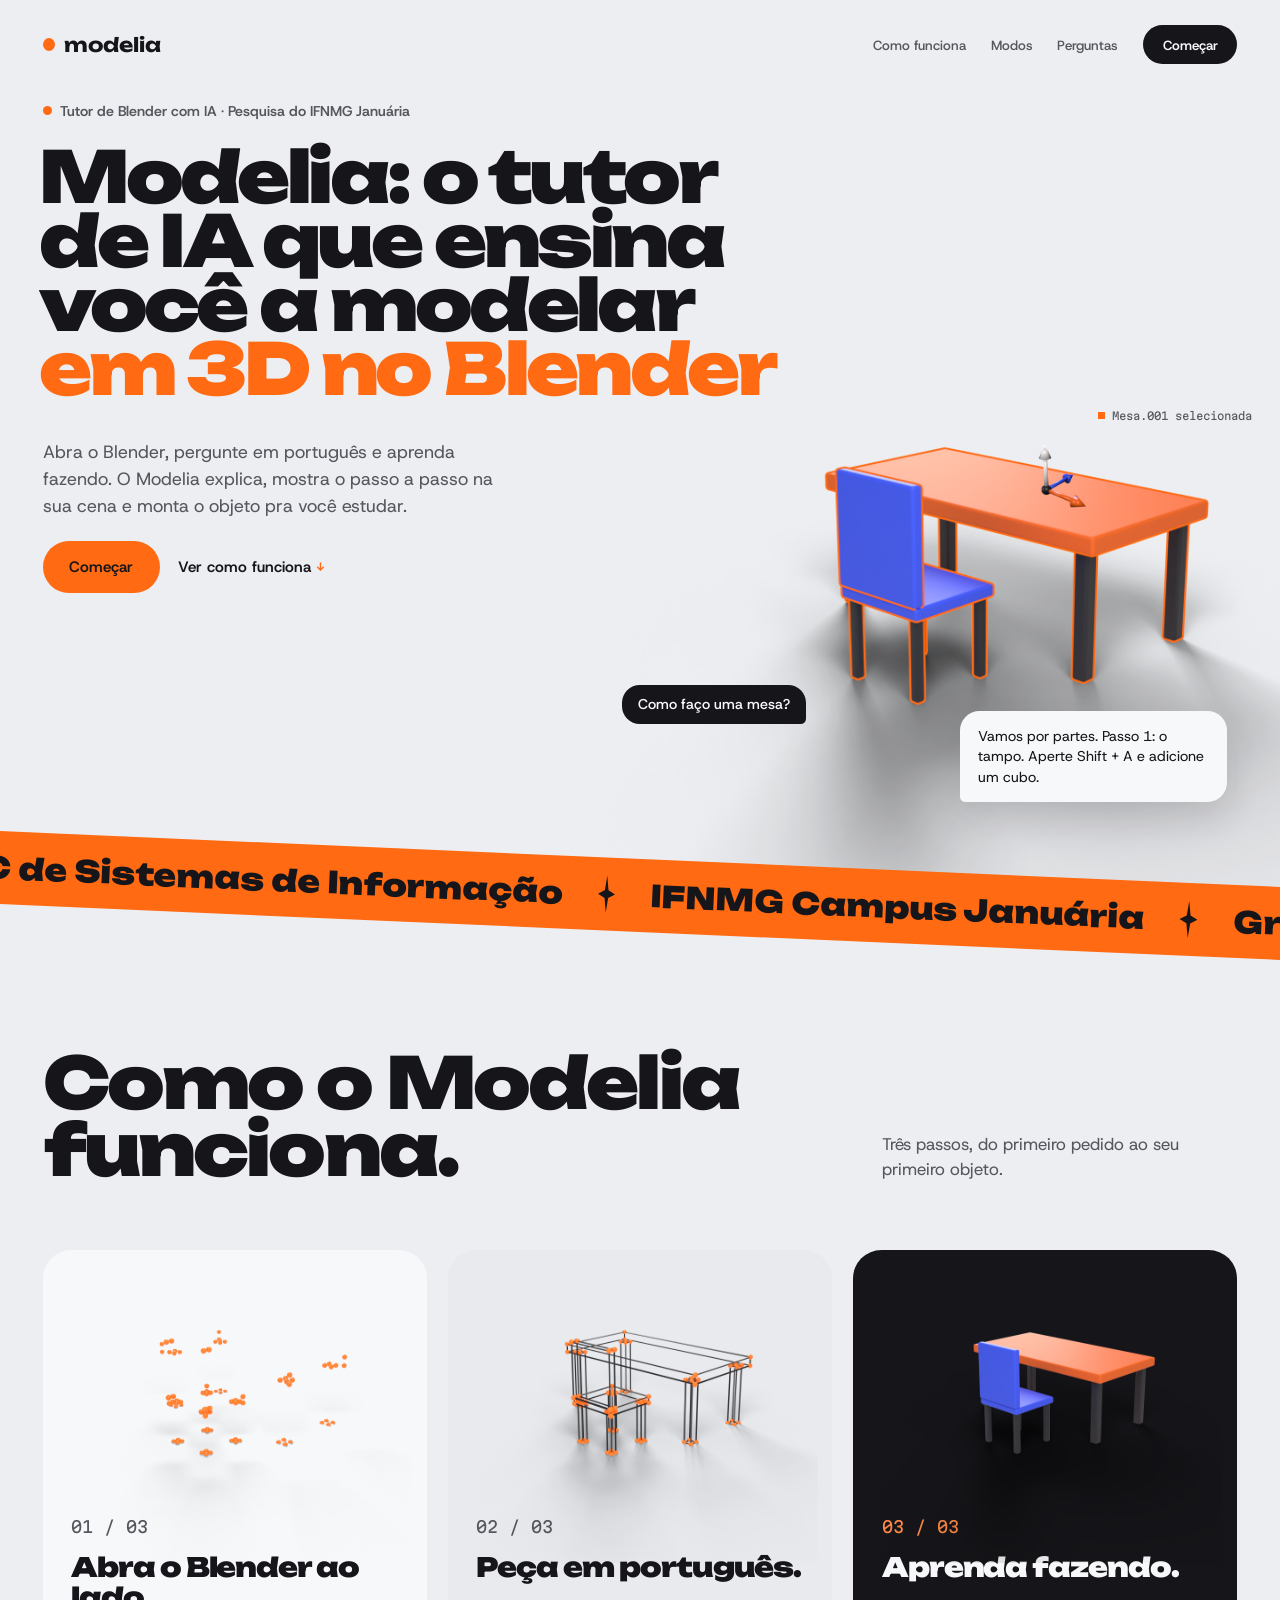
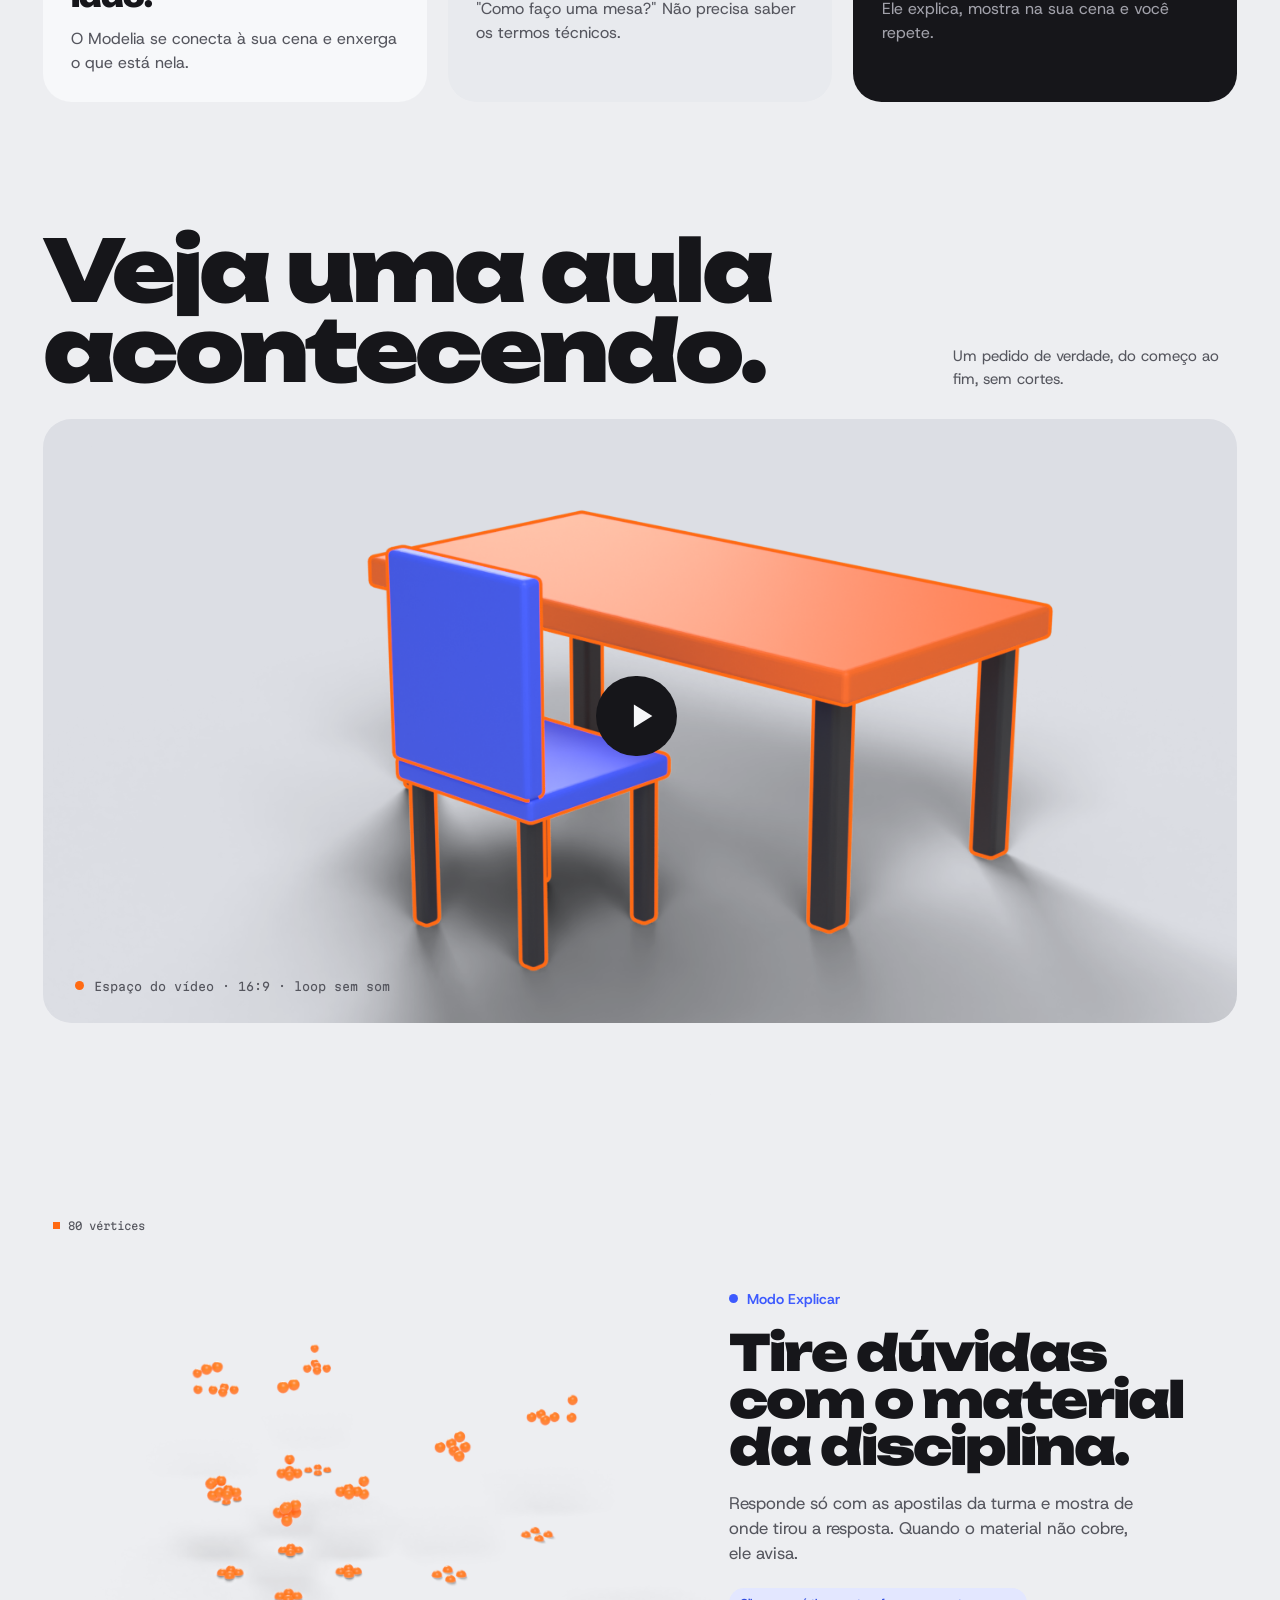
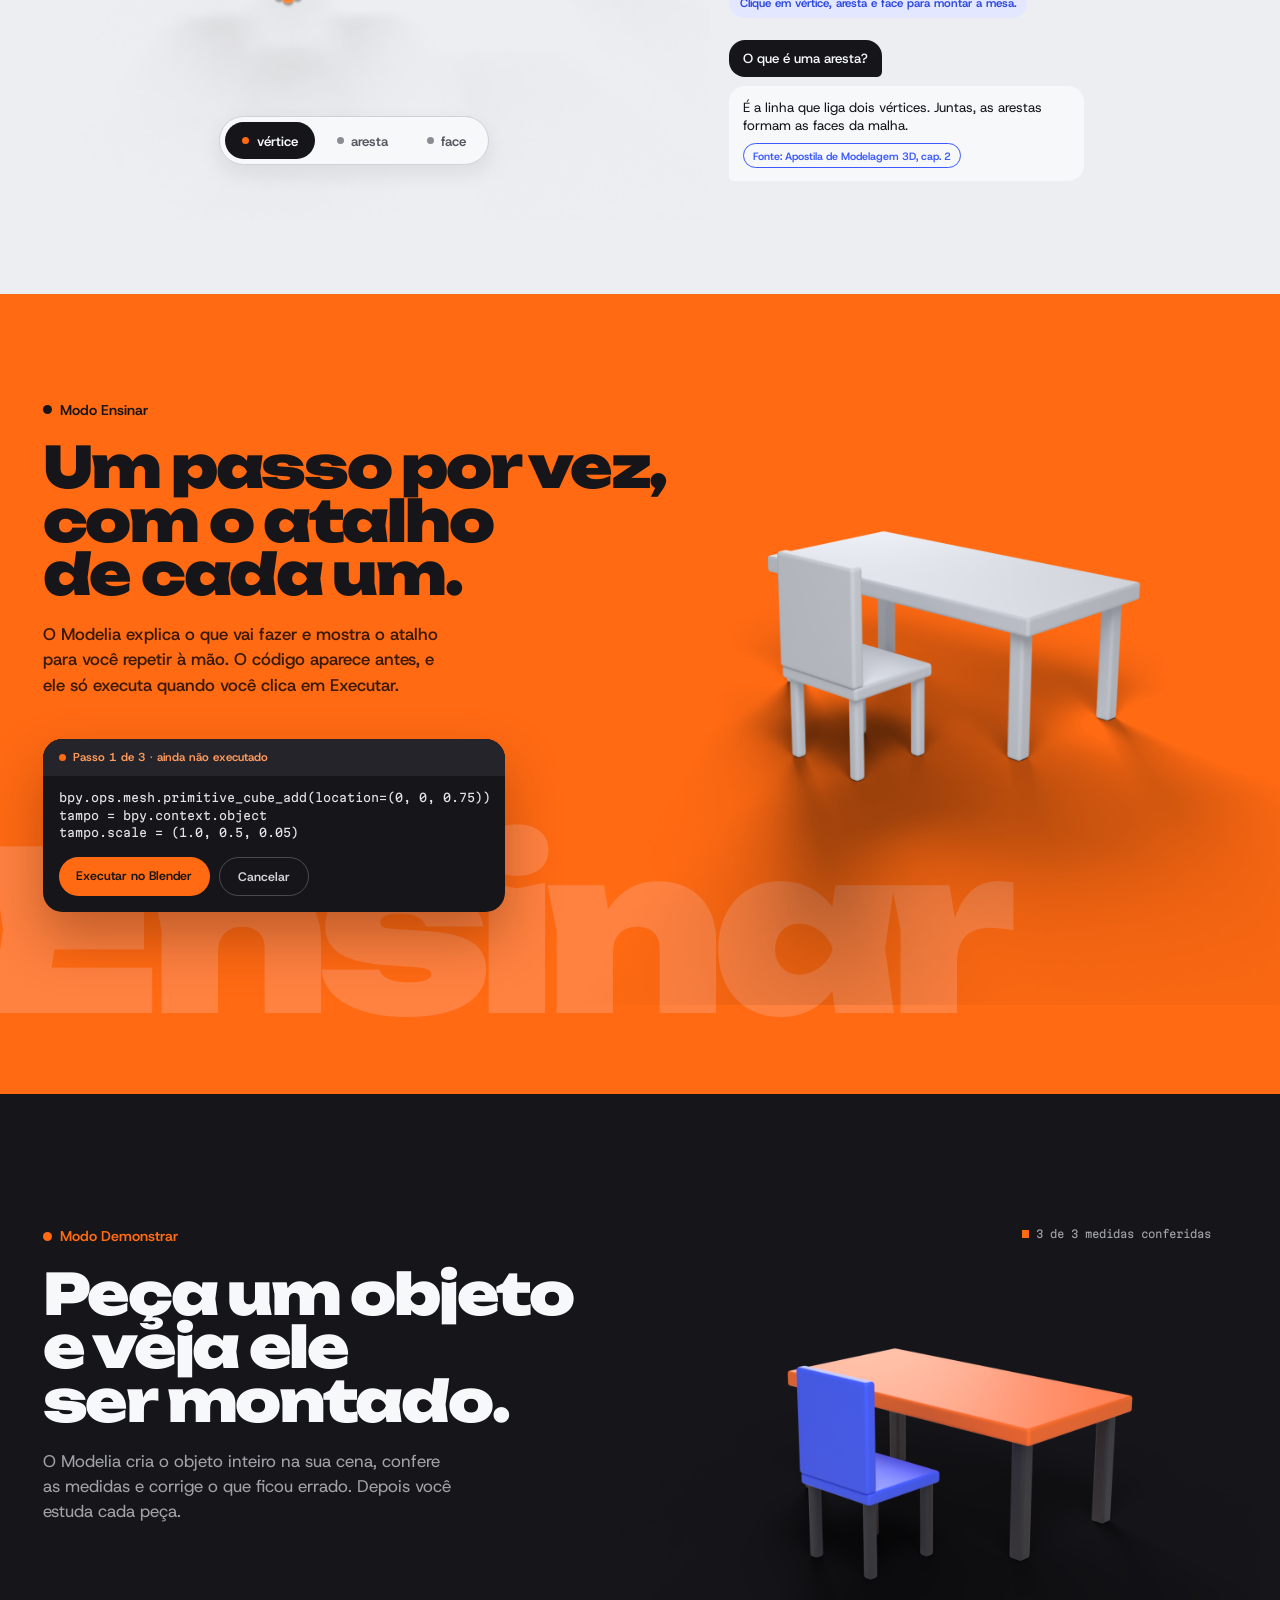
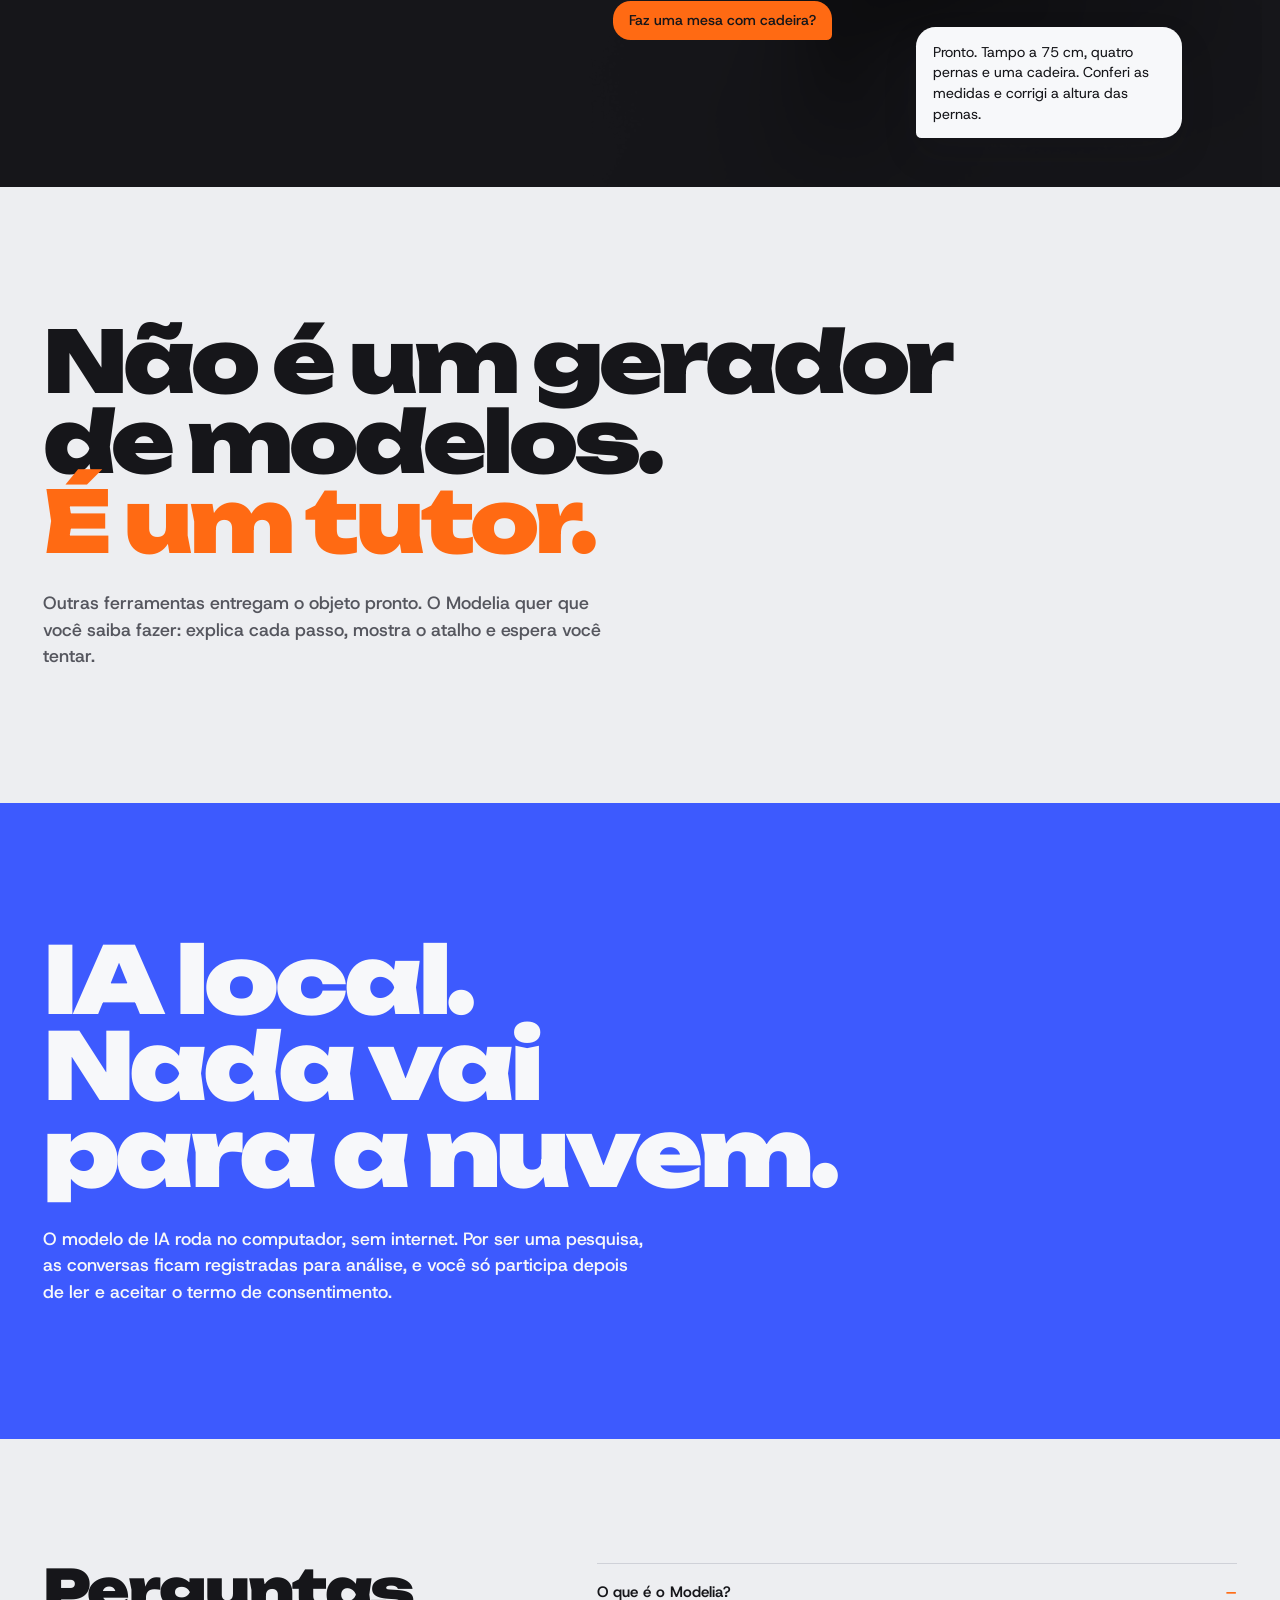
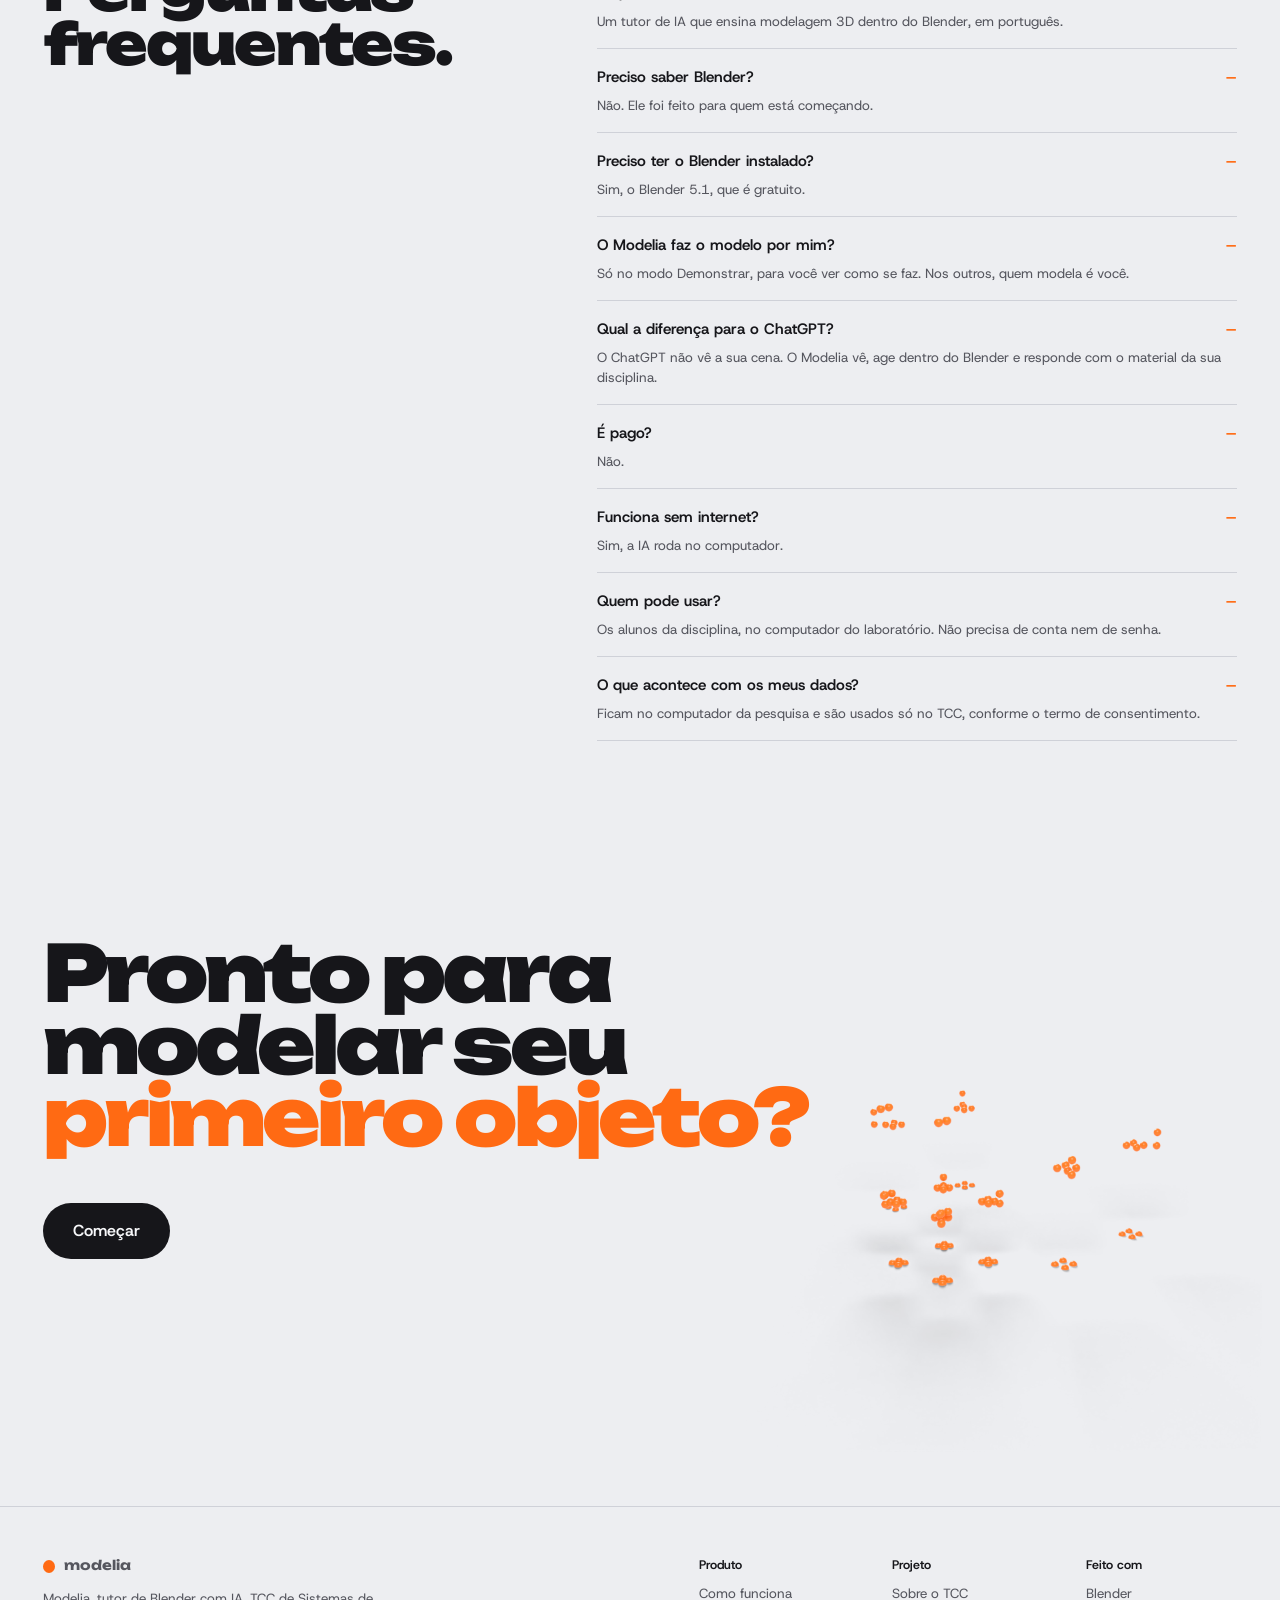
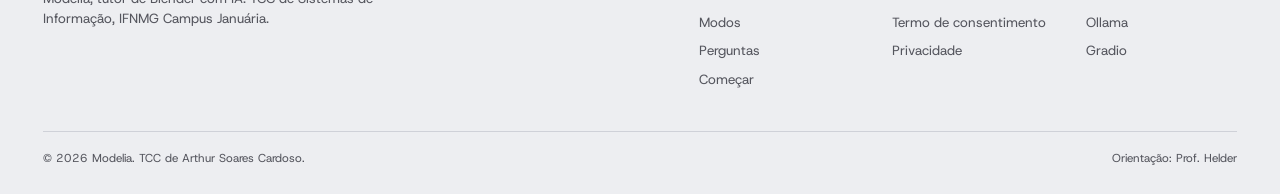
<file: modelia/site/index.html>
<!doctype html>
<html lang="pt-BR">
<head>
  <meta charset="utf-8">
  <meta name="viewport" content="width=device-width, initial-scale=1">
  <title>Modelia · tutor de Blender com IA</title>
  <meta name="description" content="O Modelia é um tutor de IA que ensina modelagem 3D no Blender, em português. TCC de Sistemas de Informação do IFNMG Campus Januária.">
  <link rel="icon" href="img/marca.svg">
  <link rel="stylesheet" href="base.css">
  <link rel="stylesheet" href="home.css">
  <script>
    // --z: a prancheta de 1440 px do Figma se ajusta à largura da janela (no celular, home.css cuida).
    document.documentElement.classList.add("js");
    const ajustarZoom = () => {
      const largura = document.documentElement.clientWidth;
      document.documentElement.style.setProperty("--z", largura < 760 ? 1 : Math.min(largura / 1440, 1.25));
    };
    ajustarZoom();
    addEventListener("resize", ajustarZoom);
  </script>
</head>
<body>
<div class="pagina">

  <header class="nav">
    <a class="marca" href="/"><img src="img/marca.svg" alt="">modelia</a>
    <nav class="nav-links" aria-label="Principal">
      <a href="#como-funciona">Como funciona</a>
      <a href="#modos">Modos</a>
      <a href="#perguntas">Perguntas</a>
      <a class="botao botao-tinta" href="/chat.html">Começar</a>
    </nav>
  </header>

  <main>
    <section class="palco hero" data-cena>
      <p class="abs hero-rotulo"><img src="img/ponto-laranja-10.svg" alt="">Tutor de Blender com IA · Pesquisa do IFNMG Januária</p>
      <h1 class="abs titulo" data-entra style="--dy:70px; --do:.6s; --dt:1s">
        <span>Modelia: o tutor</span><span>de IA que ensina</span><span>você a modelar</span><span class="laranja">em 3D no Blender</span>
      </h1>
      <div class="abs hero-objeto" data-entra style="--d:.35s; --dy:0px; --de:.94; --do:.65s; --dt:1.05s">
        <img class="preenche flutua" src="img/objeto-selecao.png" alt="Mesa laranja com cadeira azul modelada no Blender, selecionada">
      </div>
      <div class="abs hero-gizmo" data-entra style="--d:1.2s; --dy:0px; --do:.4s">
        <img class="preenche flutua" src="img/gizmo.png" alt="">
      </div>
      <p class="abs rotulo-viewport mono" data-entra style="--d:1.3s; --dy:0px; --do:.4s">Mesa.001 selecionada</p>
      <p class="abs pergunta" data-entra style="--d:1.8s; --dy:14px; --do:.3s; --dt:.5s">Como faço uma mesa?</p>
      <p class="abs balao" data-entra style="--d:2.6s; --dy:14px; --do:.3s; --dt:.5s">Vamos por partes. Passo 1: o tampo. Aperte Shift + A e adicione um cubo.</p>
      <div class="abs hero-base" data-entra style="--d:.55s; --dy:24px; --do:.54s; --dt:.9s">
        <p>Abra o Blender, pergunte em português e aprenda fazendo. O Modelia explica, mostra o passo a passo na sua cena e monta o objeto pra você estudar.</p>
        <div class="ctas">
          <a class="botao botao-laranja" href="/chat.html">Começar</a>
          <a class="link-seta" href="#como-funciona">Ver como funciona <span>↓</span></a>
        </div>
      </div>
    </section>

    <div class="palco faixa" aria-hidden="true">
      <div class="abs faixa-fita">
        <div class="trilho">
          <span>TCC de Sistemas de Informação</span><img src="img/estrela.svg" alt="">
          <span>IFNMG Campus Januária</span><img src="img/estrela.svg" alt="">
          <span>Gratuito para os participantes</span><img src="img/estrela.svg" alt="">
          <span>A IA roda no próprio computador</span><img src="img/estrela.svg" alt="">
          <span>TCC de Sistemas de Informação</span><img src="img/estrela.svg" alt="">
          <span>IFNMG Campus Januária</span><img src="img/estrela.svg" alt="">
          <span>Gratuito para os participantes</span><img src="img/estrela.svg" alt="">
          <span>A IA roda no próprio computador</span><img src="img/estrela.svg" alt="">
        </div>
      </div>
    </div>

    <section class="secao" id="como-funciona">
      <div class="cabeca">
        <h2 class="titulo"><span>Como o Modelia</span><span>funciona.</span></h2>
        <p class="lead">Três passos, do primeiro pedido ao seu primeiro objeto.</p>
      </div>
      <ol class="passos">
        <li class="passo"><div class="passo-cartao">
          <div class="passo-imagem"><img src="img/etapa-pontos.png" alt=""></div>
          <p class="passo-numero">01 / 03</p>
          <h3>Abra o Blender ao lado.</h3>
          <p>O Modelia se conecta à sua cena e enxerga o que está nela.</p>
        </div></li>
        <li class="passo passo-2"><div class="passo-cartao">
          <div class="passo-imagem"><img src="img/etapa-arame.png" alt=""></div>
          <p class="passo-numero">02 / 03</p>
          <h3>Peça em português.</h3>
          <p>"Como faço uma mesa?" Não precisa saber os termos técnicos.</p>
        </div></li>
        <li class="passo passo-3"><div class="passo-cartao">
          <div class="passo-imagem"><img src="img/etapa-final.png" alt=""></div>
          <p class="passo-numero">03 / 03</p>
          <h3>Aprenda fazendo.</h3>
          <p>Ele explica, mostra na sua cena e você repete.</p>
        </div></li>
      </ol>
    </section>

    <section class="secao video">
      <div class="cabeca">
        <h2 class="titulo"><span>Veja uma aula</span><span>acontecendo.</span></h2>
        <p class="lead">Um pedido de verdade, do começo ao fim, sem cortes.</p>
      </div>
      <!-- ponytail: pôster parado até o vídeo da home (HyperFrames) ficar pronto -->
      <div class="palco video-palco">
        <img class="abs video-poster preenche" src="img/objeto-selecao.png" alt="">
        <img class="abs video-play" src="img/play.svg" alt="">
        <p class="abs video-legenda mono"><img class="pisca" src="img/gravando.svg" alt="">Espaço do vídeo · 16:9 · loop sem som</p>
      </div>
    </section>

    <section class="palco explicar" id="modos" data-cena data-estado="vertice">
      <div class="abs malha" data-alterna>
        <div class="abs imagens">
          <img class="troca-imagem" data-so="vertice" src="img/etapa-pontos.png" alt="Os vértices de uma mesa, só os pontos">
          <img class="troca-imagem" data-so="aresta" src="img/etapa-arame.png" alt="A mesma mesa em arame, com as arestas">
          <img class="troca-imagem" data-so="face" src="img/etapa-final.png" alt="A mesa pronta, com as faces">
        </div>
        <div class="abs seletor" role="group" aria-label="Parte da malha">
          <button value="vertice" aria-pressed="true"><img class="ativo" src="img/ponto-laranja-8.svg" alt=""><img class="inativo" src="img/ponto-cinza-8.svg" alt="">vértice</button>
          <button value="aresta" aria-pressed="false"><img class="ativo" src="img/ponto-laranja-8.svg" alt=""><img class="inativo" src="img/ponto-cinza-8.svg" alt="">aresta</button>
          <button value="face" aria-pressed="false"><img class="ativo" src="img/ponto-laranja-8.svg" alt=""><img class="inativo" src="img/ponto-cinza-8.svg" alt="">face</button>
        </div>
        <p class="abs contagem rotulo-viewport mono" aria-live="polite">
          <span data-so="vertice">80 vértices</span><span data-so="aresta">120 arestas</span><span data-so="face">60 faces · pronta</span>
        </p>
      </div>
      <div class="abs texto-modo" data-entra style="--d:.1s">
        <p class="etiqueta-modo"><img src="img/ponto-azul-10.svg" alt="">Modo Explicar</p>
        <h2 class="titulo"><span>Tire dúvidas</span><span>com o material</span><span>da disciplina.</span></h2>
        <p class="lead">Responde só com as apostilas da turma e mostra de onde tirou a resposta. Quando o material não cobre, ele avisa.</p>
        <p class="dica">Clique em vértice, aresta e face para montar a mesa.</p>
        <div class="conversa">
          <p class="pergunta">O que é uma aresta?</p>
          <div class="resposta" data-entra style="--d:1.6s; --dy:12px; --do:.3s; --dt:.5s">
            <p>É a linha que liga dois vértices. Juntas, as arestas formam as faces da malha.</p>
            <p class="fonte">Fonte: Apostila de Modelagem 3D, cap. 2</p>
          </div>
        </div>
      </div>
    </section>

    <section class="palco ensinar" data-cena>
      <p class="abs palavra-fundo" aria-hidden="true">Ensinar</p>
      <div class="abs texto-modo" data-entra style="--d:.1s">
        <p class="etiqueta-modo"><img src="img/ponto-tinta-10.svg" alt="">Modo Ensinar</p>
        <h2 class="titulo"><span>Um passo por vez,</span><span>com o atalho</span><span>de cada um.</span></h2>
        <p class="lead">O Modelia explica o que vai fazer e mostra o atalho para você repetir à mão. O código aparece antes, e ele só executa quando você clica em Executar.</p>
      </div>
      <div class="abs argila"><img class="preenche flutua" style="--alto:-12px; animation-duration:4s" src="img/forma-argila.png" alt=""></div>
      <div class="abs codigo" data-entra style="--d:.7s; --do:.48s; --dt:.8s" aria-hidden="true">
        <p class="codigo-topo"><img class="pisca" style="animation-duration:1s" src="img/pulso.svg" alt="">Passo 1 de 3 · ainda não executado</p>
        <pre><span data-entra style="--d:1.2s; --dy:0px; --do:.2s">bpy.ops.mesh.primitive_cube_add(location=(0, 0, 0.75))</span><span data-entra style="--d:1.5s; --dy:0px; --do:.2s">tampo = bpy.context.object</span><span data-entra style="--d:1.8s; --dy:0px; --do:.2s">tampo.scale = (1.0, 0.5, 0.05)</span></pre>
        <p class="codigo-botoes"><span>Executar no Blender</span><span>Cancelar</span></p>
      </div>
    </section>

    <section class="palco demonstrar" data-cena>
      <div class="abs objeto-pronto"><img class="preenche" src="img/etapa-final.png" alt="Mesa laranja com cadeira azul, criadas pelo Modelia"></div>
      <div class="abs texto-modo" data-entra style="--d:.1s">
        <p class="etiqueta-modo"><img src="img/ponto-laranja-10.svg" alt="">Modo Demonstrar</p>
        <h2 class="titulo"><span>Peça um objeto</span><span>e veja ele</span><span>ser montado.</span></h2>
        <p class="lead">O Modelia cria o objeto inteiro na sua cena, confere as medidas e corrige o que ficou errado. Depois você estuda cada peça.</p>
      </div>
      <p class="abs pergunta" data-entra style="--d:1.8s; --dy:14px; --do:.3s; --dt:.5s">Faz uma mesa com cadeira?</p>
      <p class="abs balao" data-entra style="--d:2.6s; --dy:14px; --do:.3s; --dt:.5s">Pronto. Tampo a 75 cm, quatro pernas e uma cadeira. Conferi as medidas e corrigi a altura das pernas.</p>
      <p class="abs rotulo-viewport mono" data-entra style="--d:1.3s; --dy:0px; --do:.4s">3 de 3 medidas conferidas</p>
    </section>

    <section class="secao grande diferencial" data-cena>
      <h2 class="titulo" data-entra style="--d:.1s; --dy:50px; --do:.6s; --dt:1s"><span>Não é um gerador</span><span>de modelos.</span><span class="laranja">É um tutor.</span></h2>
      <p data-entra style="--d:.7s; --dy:0px; --do:.5s">Outras ferramentas entregam o objeto pronto. O Modelia quer que você saiba fazer: explica cada passo, mostra o atalho e espera você tentar.</p>
    </section>

    <section class="secao grande privacidade" id="privacidade" data-cena>
      <h2 class="titulo" data-entra style="--d:.1s; --dy:50px; --do:.6s; --dt:1s"><span>IA local.</span><span>Nada vai</span><span>para a nuvem.</span></h2>
      <p data-entra style="--d:.7s; --dy:0px; --do:.5s">O modelo de IA roda no computador, sem internet. Por ser uma pesquisa, as conversas ficam registradas para análise, e você só participa depois de ler e aceitar o termo de consentimento.</p>
    </section>

    <section class="perguntas" id="perguntas" data-cena>
      <h2 class="titulo"><span>Perguntas</span><span>frequentes.</span></h2>
      <div class="lista-perguntas" data-entra style="--d:.6s; --dy:0px; --do:.5s">
        <details open><summary>O que é o Modelia?</summary><p>Um tutor de IA que ensina modelagem 3D dentro do Blender, em português.</p></details>
        <details open><summary>Preciso saber Blender?</summary><p>Não. Ele foi feito para quem está começando.</p></details>
        <details open><summary>Preciso ter o Blender instalado?</summary><p>Sim, o Blender 5.1, que é gratuito.</p></details>
        <details open><summary>O Modelia faz o modelo por mim?</summary><p>Só no modo Demonstrar, para você ver como se faz. Nos outros, quem modela é você.</p></details>
        <details open><summary>Qual a diferença para o ChatGPT?</summary><p>O ChatGPT não vê a sua cena. O Modelia vê, age dentro do Blender e responde com o material da sua disciplina.</p></details>
        <details open><summary>É pago?</summary><p>Não.</p></details>
        <details open><summary>Funciona sem internet?</summary><p>Sim, a IA roda no computador.</p></details>
        <details open><summary>Quem pode usar?</summary><p>Os alunos da disciplina, no computador do laboratório. Não precisa de conta nem de senha.</p></details>
        <details open><summary>O que acontece com os meus dados?</summary><p>Ficam no computador da pesquisa e são usados só no TCC, conforme o termo de consentimento.</p></details>
      </div>
    </section>

    <section class="palco chamada" data-cena>
      <div class="abs pontos" data-entra style="--d:.4s; --dy:0px; --do:1.2s"><img class="preenche" src="img/etapa-pontos.png" alt=""></div>
      <h2 class="abs titulo" data-entra style="--d:.1s; --dy:50px; --do:.6s; --dt:1s"><span>Pronto para</span><span>modelar seu</span><span class="laranja">primeiro objeto?</span></h2>
      <div class="abs ctas" data-entra style="--d:.9s; --dy:16px; --do:.36s; --dt:.6s">
        <a class="botao botao-tinta" href="/chat.html">Começar</a>
      </div>
    </section>
  </main>

  <footer class="rodape">
    <div class="rodape-colunas">
      <div class="rodape-marca">
        <p class="marca"><img src="img/marca.svg" alt="">modelia</p>
        <p>Modelia, tutor de Blender com IA. TCC de Sistemas de Informação, IFNMG Campus Januária.</p>
      </div>
      <div class="espaco"></div>
      <ul><li>Produto</li><li><a href="#como-funciona">Como funciona</a></li><li><a href="#modos">Modos</a></li><li><a href="#perguntas">Perguntas</a></li><li><a href="/chat.html">Começar</a></li></ul>
      <ul><li>Projeto</li><li>Sobre o TCC</li><li>Termo de consentimento</li><li><a href="#privacidade">Privacidade</a></li></ul>
      <ul><li>Feito com</li><li><a href="https://www.blender.org">Blender</a></li><li><a href="https://ollama.com">Ollama</a></li><li><a href="https://www.gradio.app">Gradio</a></li></ul>
    </div>
    <div class="rodape-barra"><p>© 2026 Modelia. TCC de Arthur Soares Cardoso.</p><p>Orientação: Prof. Helder</p></div>
  </footer>
</div>

<script>
  // Entradas: cada seção anima uma vez, quando aparece na tela.
  const observador = new IntersectionObserver((entradas) => entradas.forEach((e) => {
    if (e.isIntersecting) { e.target.classList.add("visto"); observador.unobserve(e.target); }
  }), { threshold: 0.2 });
  document.querySelectorAll("[data-cena]").forEach((cena) => observador.observe(cena));

  // Blocos interativos (vértice/aresta/face e antes/depois): o botão escolhe o estado da seção.
  document.querySelectorAll("[data-alterna]").forEach((bloco) => {
    const alvo = bloco.closest("[data-estado]");
    bloco.querySelectorAll(".seletor button").forEach((botao) => botao.addEventListener("click", () => {
      alvo.dataset.estado = botao.value;
      bloco.querySelectorAll(".seletor button").forEach((b) => b.setAttribute("aria-pressed", b === botao));
    }));
  });
</script>
</body>
</html>
</file>
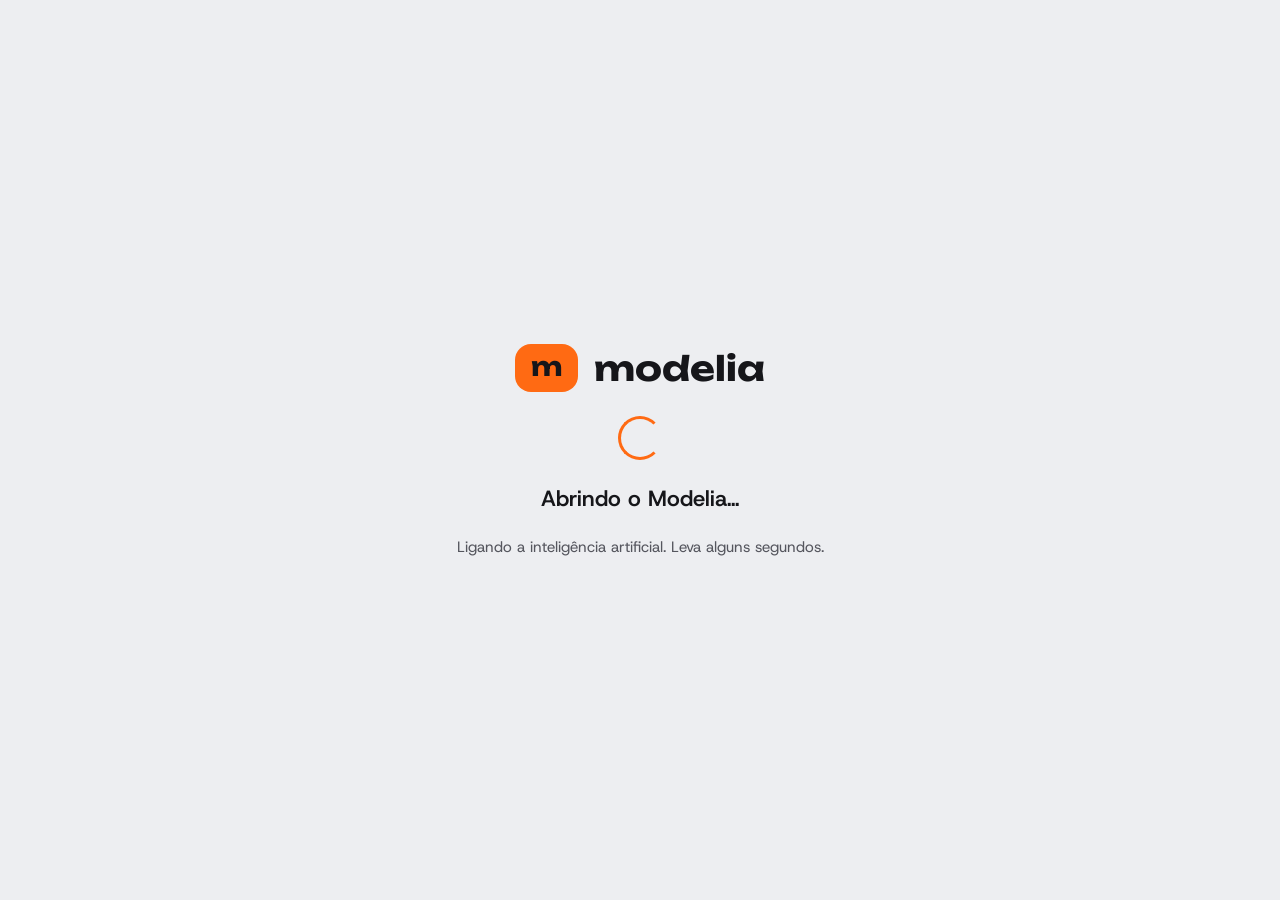
<file: modelia/site/abrindo.html>
<!doctype html>
<html lang="pt-BR">
<head>
  <meta charset="utf-8">
  <meta name="viewport" content="width=device-width, initial-scale=1">
  <title>Abrindo o Modelia…</title>
  <link rel="icon" href="img/marca.svg">
  <link rel="stylesheet" href="base.css">
  <link rel="stylesheet" href="chat.css">
</head>
<body>
<!-- Tela "0 · Abrindo o Modelia" do Figma. O atalho da área de trabalho (modelia/atalho/abrir.vbs) abre este
     arquivo direto do disco, na hora, enquanto o servidor ainda está subindo; quando ele responde, vai para o chat
     (que continua mostrando "Abrindo…" até a IA ficar pronta). -->
<section class="tela-cheia" aria-live="polite">
  <p class="marca grande"><span class="marca-m">m</span>modelia</p>
  <span class="carregando" id="carregando" aria-hidden="true"></span>
  <h1 id="titulo">Abrindo o Modelia…</h1>
  <p id="texto">Ligando a inteligência artificial. Leva alguns segundos.</p>
</section>
<script>
  // Mesmo endereço de config.PORTA. "no-cors": daqui (file://) não dá para ler a resposta, só saber se o
  // servidor respondeu.
  const CHAT = "http://127.0.0.1:7860/chat.html";
  const inicio = Date.now();
  async function esperar() {
    try {
      await fetch("http://127.0.0.1:7860/api/situacao", { mode: "no-cors", cache: "no-store" });
      location.replace(CHAT);
      return;
    } catch {
      // ainda subindo
    }
    if (Date.now() - inicio > 120000) {
      document.getElementById("carregando").hidden = true;
      document.getElementById("titulo").textContent = "O Modelia não abriu";
      document.getElementById("texto").textContent = "Feche esta janela e clique duas vezes no ícone de novo. "
        + "Se continuar assim, chame o professor.";
      return;
    }
    setTimeout(esperar, 1000);
  }
  esperar();
</script>
</body>
</html>
</file>
<file: modelia/site/base.css>
/* Cores e fontes do Modelia (página "Cores" e "Design System" do Figma, versão 2).
   Usado pela home e pelo app em Gradio. As fontes ficam no projeto: o app roda sem internet. */

@font-face {
  font-family: "Unbounded";
  src: url("fontes/unbounded.woff2") format("woff2");
  font-weight: 200 900;
  font-display: swap;
}
@font-face {
  font-family: "Host Grotesk";
  src: url("fontes/host-grotesk.woff2") format("woff2");
  font-weight: 300 800;
  font-display: swap;
}
@font-face {
  font-family: "Martian Mono";
  src: url("fontes/martian-mono.woff2") format("woff2");
  font-weight: 100 800;
  font-display: swap;
}

:root {
  --fundo: #edeef1;
  --cartao: #f7f8fa;
  --lateral: #e8eaee;
  --borda: #cfd1d8;
  --tinta: #16161a;
  --texto-2: #55565e;
  --texto-3: #8a8b93;
  --laranja: #ff6a13;
  --azul: #3d5afe;
  --verde: #1f9d55;
  /* As cores da marca têm pouco contraste como texto pequeno sobre fundo claro (laranja 2,7:1, verde 3,0:1,
     azul 4,2:1 nas pílulas). Para texto, usar estas versões escuras, que passam de 4,5:1 (WCAG AA). */
  --laranja-texto: #b5470a;
  --verde-texto: #17733e;
  --azul-texto: #2f4ae0;
  --display: "Unbounded", system-ui, sans-serif;
  --corpo: "Host Grotesk", system-ui, sans-serif;
  --mono: "Martian Mono", ui-monospace, monospace;
}
</file>
<file: modelia/site/home.css>
/* Home do Modelia: "1 · Página inicial" do Figma (versão 2, nó 67:2).
   No computador a página é a prancheta de 1440 px do Figma, ampliada ou reduzida com zoom
   (--z, calculado no index.html). No celular (< 760 px) os blocos viram uma coluna. */

* { box-sizing: border-box; margin: 0; }
html { scroll-behavior: smooth; }
body { background: var(--fundo); color: var(--tinta); font-family: var(--corpo); -webkit-font-smoothing: antialiased; }
img { display: block; }
a { color: inherit; text-decoration: none; }
button { font: inherit; border: 0; background: none; color: inherit; cursor: pointer; }
:focus-visible { outline: 2px solid var(--azul); outline-offset: 3px; border-radius: 6px; }

.pagina { width: 1440px; margin: 0 auto; zoom: var(--z, 1); overflow-x: clip; }
.abs { position: absolute; }
.palco { position: relative; }
.preenche { width: 100%; height: 100%; object-fit: contain; pointer-events: none; }

/* --- texto --- */
.titulo { font-family: var(--display); font-weight: 900; line-height: .94; white-space: nowrap; }
.titulo span { display: block; }
.laranja { color: var(--laranja); }
.lead { font-size: 19px; line-height: 1.5; color: var(--texto-2); }
.mono { font-family: var(--mono); font-size: 12px; color: var(--texto-2); }
.etiqueta-modo { display: flex; gap: 10px; align-items: center; font-weight: 600; font-size: 16px; }
.rotulo-viewport { display: flex; gap: 8px; align-items: center; }
.rotulo-viewport::before { content: ""; width: 8px; height: 8px; background: var(--laranja); }
.texto-modo { display: flex; flex-direction: column; gap: 24px; align-items: flex-start; }

/* --- botões e balões --- */
.botao { display: inline-flex; border-radius: 999px; font-weight: 600; white-space: nowrap; transition: transform .2s, background-color .2s; }
.botao:hover { transform: translateY(-2px); }
.botao-tinta { background: var(--tinta); color: var(--cartao); }
.botao-laranja { background: var(--laranja); color: var(--tinta); }
.botao-contorno { border: 1.5px solid var(--tinta); }
.pergunta, .balao { padding: 12px 18px; font-size: 16px; white-space: nowrap; font-weight: 500; border-radius: 20px 20px 6px 20px; }
.balao { width: 300px; padding: 16px 20px; white-space: normal; font-weight: 400; line-height: 1.45; background: var(--cartao);
  border-radius: 22px 22px 22px 6px; box-shadow: 0 18px 40px rgba(23, 23, 31, .12); }

/* --- navegação --- */
.nav { display: flex; justify-content: space-between; align-items: center; padding: 28px 48px; }
.marca { display: flex; gap: 10px; align-items: center; font-family: var(--display); font-weight: 700; font-size: 22px; }
.nav-links { display: flex; gap: 28px; align-items: center; font-weight: 500; font-size: 15px; color: var(--texto-2); }
.nav-links a:not(.botao):hover { color: var(--tinta); }
.nav .botao { padding: 12px 22px; font-size: 15px; color: var(--cartao); }

/* --- hero --- */
.hero { height: 810px; }
.hero-rotulo { left: 48px; top: 14px; display: flex; gap: 10px; align-items: center; font-weight: 600; font-size: 16px; color: var(--texto-2); }
.hero h1 { left: 44px; top: 62px; font-size: 80px; line-height: .9; letter-spacing: -4px; }
.hero-objeto { left: 680px; top: 110px; width: 840px; height: 840px; }
.hero-gizmo { left: 1140px; top: 380px; width: 110px; height: 110px; }
.hero .rotulo-viewport { left: 1235px; top: 360px; }
.hero .pergunta { left: 700px; top: 670px; background: var(--tinta); color: var(--cartao); }
.hero .balao { left: 1080px; top: 700px; }
.hero-base { left: 48px; top: 394px; display: flex; flex-direction: column; gap: 24px; }
.hero-base p { width: 540px; font-size: 20px; line-height: 1.5; color: var(--texto-2); }
.ctas { display: flex; gap: 20px; align-items: center; }
.hero-base .botao { padding: 18px 30px; font-size: 17px; }
.link-seta { font-weight: 600; font-size: 17px; }
.link-seta span { color: var(--laranja); }

/* --- faixa --- */
.faixa { height: 150px; }
.faixa-fita { left: -80px; top: 56px; width: 1600px; rotate: 2.5deg; background: var(--laranja); padding: 20px 0; overflow: hidden; }
.trilho { display: flex; width: max-content; }
.trilho > * { display: flex; align-items: center; margin-right: 40px; flex: none; font-family: var(--display); font-weight: 900; font-size: 34px; white-space: nowrap; }

/* --- como funciona --- */
.secao { padding: 120px 48px; display: flex; flex-direction: column; gap: 56px; }
.cabeca { display: flex; justify-content: space-between; align-items: flex-end; }
.cabeca .titulo { font-size: 80px; letter-spacing: -3.2px; }
.cabeca .lead { width: 400px; }
.passos { display: flex; gap: 24px; padding: 0; list-style: none; }
.passo { flex: 1; height: 528px; position: relative; }
.passo-cartao { position: absolute; inset: 20px 0 auto; height: 508px; border-radius: 32px; padding: 32px 32px 40px; overflow: clip;
  display: flex; flex-direction: column; gap: 16px; background: var(--cartao); transition: top .25s ease, box-shadow .25s ease; }
.passo:hover .passo-cartao { top: 0; box-shadow: 0 24px 48px -12px rgba(22, 22, 26, .16); }
.passo-imagem { height: 250px; position: relative; flex: none; }
.passo-imagem img { position: absolute; left: -16px; top: -80px; width: 400px; height: 400px; object-fit: contain; }
.passo-numero { font-family: var(--mono); font-size: 13px; color: var(--laranja-texto); }
.passo h3 { font-family: var(--display); font-weight: 900; font-size: 30px; line-height: 1.12; letter-spacing: -1.2px; }
.passo p { font-size: 18px; line-height: 1.5; color: var(--texto-2); }
.passo-2 .passo-cartao { background: var(--lateral); }
.passo-3 .passo-cartao { background: var(--tinta); }
.passo-3 .passo-numero { color: #ff8a47; }
.passo-3 h3 { color: var(--cartao); }
.passo-3 p { color: #a1a1aa; }

/* --- vídeo --- */
.video { padding: 24px 48px 120px; gap: 32px; }
.video .titulo { font-size: 96px; letter-spacing: -3.84px; }
.video .lead { width: 320px; font-size: 17px; }
.video-palco { height: 680px; border-radius: 32px; background: #dcdee4; overflow: hidden; }
.video-poster { left: -78px; top: -420px; width: 1500px; height: 1500px; }
.video-play { left: 622px; top: 290px; }
.video-legenda { left: 36px; top: 630px; display: flex; gap: 12px; align-items: center; font-size: 13px; }

/* --- seletores dos blocos interativos --- */
.seletor { display: flex; gap: 4px; padding: 5px; border-radius: 999px; background: var(--cartao); border: 1px solid var(--borda); }
.seletor button { display: flex; gap: 8px; align-items: center; padding: 11px 20px; border-radius: 999px; font-weight: 600; font-size: 15px;
  color: var(--texto-2); transition: background-color .25s, color .25s; }
.seletor button[aria-pressed="true"] { background: var(--tinta); color: var(--cartao); }
.seletor button:not([aria-pressed="true"]):hover { color: var(--tinta); }
.seletor button .ativo, .seletor button[aria-pressed="true"] .inativo { display: none; }
.seletor button[aria-pressed="true"] .ativo { display: block; }
.imagens img { position: absolute; inset: 0; width: 100%; height: 100%; object-fit: contain; transition: opacity .25s ease; }

/* --- explicar --- */
.explicar { height: 860px; }
.malha { left: 20px; top: 60px; width: 760px; height: 700px; }
.malha .imagens { left: -40px; top: -100px; width: 820px; height: 820px; }
.malha .seletor { left: 226.5px; top: 600px; box-shadow: 0 10px 24px rgba(23, 23, 31, .08); }
.malha .contagem { left: 40px; top: 40px; }
.explicar .texto-modo { left: 820px; top: 180px; }
.explicar .etiqueta-modo { color: var(--azul); }
.explicar .titulo { font-size: 56px; letter-spacing: -2.24px; }
.explicar .lead { width: 470px; }
.dica { background: #e3e7ff; color: var(--azul-texto); font-weight: 600; font-size: 13px; padding: 8px 12px; border-radius: 999px; }
.conversa { display: flex; flex-direction: column; gap: 10px; align-items: flex-start; }
.conversa .pergunta { background: var(--tinta); color: var(--cartao); font-size: 15px; padding: 11px 16px; border-radius: 18px 18px 6px 18px; }
.resposta { width: 400px; display: flex; flex-direction: column; gap: 10px; align-items: flex-start; padding: 14px 16px; font-size: 15px;
  background: var(--cartao); border-radius: 18px 18px 18px 6px; }
.fonte { border: 1px solid var(--azul); color: var(--azul); font-weight: 600; font-size: 12px; padding: 5px 10px; border-radius: 999px; }

/* --- ensinar --- */
.ensinar { height: 900px; background: var(--laranja); overflow: hidden; }
.palavra-fundo { left: -20px; top: 560px; font-family: var(--display); font-weight: 900; font-size: 250px; letter-spacing: -15px; color: #ff8240; white-space: nowrap; }
.ensinar .texto-modo { left: 48px; top: 120px; }
.ensinar .titulo { font-size: 64px; letter-spacing: -2.56px; }
.ensinar .lead { width: 470px; font-weight: 500; color: #3a1a06; }
.argila { left: 620px; top: -20px; width: 820px; height: 820px; }
.codigo { left: 48px; top: 500px; width: 520px; border-radius: 22px; overflow: hidden; background: var(--tinta); box-shadow: 0 30px 60px rgba(77, 26, 0, .35); }
.codigo-topo { display: flex; gap: 8px; align-items: center; padding: 12px 18px; background: #24242a; color: #ff9a5c; font-weight: 600; font-size: 13px; }
.codigo pre { padding: 16px 18px; display: flex; flex-direction: column; gap: 4px; font-family: var(--mono); font-size: 13px; color: #e4e4e7; }
.codigo-botoes { display: flex; gap: 10px; padding: 4px 18px 18px; font-weight: 600; font-size: 14px; }
.codigo-botoes span { padding: 11px 20px; border-radius: 999px; }
.codigo-botoes span:first-child { background: var(--laranja); color: var(--tinta); }
.codigo-botoes span:last-child { border: 1.5px solid #4a4a52; color: #d4d4d8; }

/* --- demonstrar --- */
.demonstrar { height: 780px; background: var(--tinta); overflow: hidden; }
.objeto-pronto { left: 660px; top: 20px; width: 760px; height: 760px; }
.demonstrar .texto-modo { left: 48px; top: 150px; }
.demonstrar .etiqueta-modo { color: var(--laranja); }
.demonstrar .titulo { font-size: 64px; letter-spacing: -2.56px; color: var(--cartao); }
.demonstrar .lead { width: 470px; color: #a1a1aa; }
.demonstrar .pergunta { left: 690px; top: 570px; background: var(--laranja); color: var(--tinta); }
.demonstrar .balao { left: 1030px; top: 600px; }
.demonstrar .rotulo-viewport { left: 1150px; top: 150px; color: #a1a1aa; }


/* Os blocos interativos mostram só o que é do estado escolhido. */
[data-estado="vertice"] [data-so]:not([data-so="vertice"]),
[data-estado="aresta"] [data-so]:not([data-so="aresta"]),
[data-estado="face"] [data-so]:not([data-so="face"]),
[data-estado="antes"] [data-so]:not([data-so="antes"]),
[data-estado="depois"] [data-so]:not([data-so="depois"]) { display: none; }
[data-estado="vertice"] img[data-so]:not([data-so="vertice"]),
[data-estado="aresta"] img[data-so]:not([data-so="aresta"]),
[data-estado="face"] img[data-so]:not([data-so="face"]),
[data-estado="antes"] img[data-so]:not([data-so="antes"]),
[data-estado="depois"] img[data-so]:not([data-so="depois"]) { display: block; opacity: 0; }

/* --- diferencial, privacidade, perguntas --- */
.grande { padding: 150px 48px; gap: 32px; }
.grande p { font-size: 20px; line-height: 1.5; font-weight: 500; color: var(--texto-2); }
.diferencial .titulo { font-size: 96px; letter-spacing: -4.32px; }
.diferencial p { width: 640px; }
.privacidade { background: var(--azul); }
.privacidade .titulo { font-size: 104px; letter-spacing: -4.68px; color: var(--cartao); }
.privacidade p { width: 680px; color: var(--cartao); }
.perguntas { padding: 140px 48px; display: flex; justify-content: space-between; align-items: flex-start; }
.perguntas .titulo { font-size: 64px; letter-spacing: -2.56px; }
.lista-perguntas { width: 720px; border-top: 1px solid var(--borda); }
.lista-perguntas details { border-bottom: 1px solid var(--borda); padding: 18px 0; }
.lista-perguntas summary { display: flex; justify-content: space-between; align-items: center; font-weight: 600; font-size: 17px; cursor: pointer; list-style: none; }
.lista-perguntas summary::-webkit-details-marker { display: none; }
.lista-perguntas summary::after { content: "+"; font-weight: 500; font-size: 20px; color: var(--laranja); }
.lista-perguntas details[open] summary::after { content: "–"; }
.lista-perguntas p { margin-top: 8px; font-size: 15px; line-height: 1.5; color: var(--texto-2); }

/* --- chamada final e rodapé --- */
.chamada { height: 720px; }
.pontos { left: 800px; top: 40px; width: 620px; height: 620px; }
.chamada .titulo { left: 48px; top: 80px; font-size: 88px; line-height: .92; letter-spacing: -4.4px; }
.chamada .ctas { left: 48px; top: 379px; gap: 16px; }
.chamada .botao { padding: 20px 34px; font-size: 18px; }
.rodape { border-top: 1px solid var(--borda); padding: 56px 48px 32px; display: flex; flex-direction: column; gap: 48px; }
.rodape-colunas { display: flex; gap: 48px; }
.rodape-marca { width: 400px; display: flex; flex-direction: column; gap: 14px; }
.rodape-marca p { font-size: 15px; line-height: 1.5; color: var(--texto-2); }
.rodape-colunas .espaco { flex: 1; }
.rodape-colunas ul { width: 170px; padding: 0; white-space: nowrap; display: flex; flex-direction: column; gap: 12px; list-style: none; font-size: 15px; color: var(--texto-2); }
.rodape-colunas li:first-child { font-weight: 600; font-size: 14px; color: var(--tinta); }
.rodape-colunas a:hover { color: var(--tinta); }
.rodape-barra { border-top: 1px solid var(--borda); padding-top: 20px; display: flex; justify-content: space-between; font-size: 13px; color: var(--texto-2); }

/* --- movimento (linha do tempo de 8 s do Figma) ---
   Entradas tocam uma vez, quando a seção aparece. Os movimentos de fundo ficam em loop. */
.js [data-entra] { opacity: 0; translate: 0 var(--dy, 30px); scale: var(--de, 1);
  transition: opacity var(--do, .55s) ease-out var(--d, 0s), translate var(--dt, .9s) cubic-bezier(.23, 1, .32, 1) var(--d, 0s),
    scale var(--dt, .9s) cubic-bezier(.23, 1, .32, 1) var(--d, 0s); }
.js .visto [data-entra] { opacity: 1; translate: 0 0; scale: 1; }
.js [data-risca] { clip-path: inset(0 100% 0 0); transition: clip-path .9s ease-in-out var(--d, 0s); }
.js [data-risca="v"] { clip-path: inset(0 0 100% 0); }
.js .visto [data-risca] { clip-path: inset(0); }

@keyframes flutua { 0%, 100% { translate: 0 0; } 50% { translate: 0 var(--alto, -10px); } }
@keyframes rola { to { translate: -50% 0; } }
@keyframes pulsa { 50% { scale: 1.07; } }
@keyframes pisca { 50% { opacity: .2; } }
@keyframes deriva { to { translate: -120px 0; } }
@keyframes balanca { 50% { rotate: -4deg; } }
.flutua { animation: flutua 4s ease-in-out infinite; }
.trilho { animation: rola 8s linear infinite; }
.video-play { animation: pulsa 2s ease-in-out infinite; }
.pisca { animation: pisca 1.2s ease-in-out infinite; }
.palavra-fundo { animation: deriva 8s ease-in-out infinite alternate; }
.pontos img { animation: balanca 8s ease-in-out infinite; }

@media (prefers-reduced-motion: reduce) {
  html { scroll-behavior: auto; }
  *, *::before, *::after { animation: none !important; transition: none !important; }
  .js [data-entra] { opacity: 1; translate: none; scale: 1; }
  .js [data-risca] { clip-path: none; }
}

/* --- celular: os blocos posicionados viram uma coluna --- */
@media (max-width: 759px) {
  .pagina { width: auto; zoom: 1; }
  .palco { height: auto !important; padding: 24px 20px 56px; display: flex; flex-direction: column; gap: 20px; align-items: flex-start; overflow: hidden; }
  .palco .abs { position: relative; left: auto !important; top: auto !important; }
  .faixa .abs, .video-palco .abs { position: absolute; }
  .hero .pergunta, .hero .balao, .demonstrar .pergunta, .demonstrar .balao { order: 6; }
  .titulo { white-space: normal; font-size: 40px !important; letter-spacing: -1.5px !important; }
  .lead, .hero-base p, .grande p, .explicar .lead, .ensinar .lead, .demonstrar .lead,
  .cabeca .lead, .video .lead, .diferencial p, .privacidade p { width: auto; font-size: 17px; }
  .nav { padding: 20px; }
  .nav-links a:not(.botao) { display: none; }
  .hero h1 { font-size: 40px; letter-spacing: -1.5px; line-height: .95; white-space: normal; }
  .hero-objeto, .argila, .objeto-pronto, .pontos { width: 100%; height: auto; aspect-ratio: 1; order: 5; }
  .hero-gizmo, .hero .rotulo-viewport, .demonstrar .rotulo-viewport, .palavra-fundo { display: none !important; }
  .ctas { flex-wrap: wrap; }
  .hero .balao, .demonstrar .balao { width: auto; }
  .faixa { height: 110px; }
  .faixa-fita { top: 30px !important; left: -80px !important; }
  .trilho > * { font-size: 22px; }
  .secao, .grande { padding: 64px 20px; gap: 32px; }
  .cabeca { flex-direction: column; align-items: flex-start; gap: 16px; }
  .passos { flex-direction: column; }
  .passo { height: auto; flex: none; }
  .passo-cartao, .passo:hover .passo-cartao { position: relative; inset: auto; height: auto; }
  .video { padding-top: 0; }
  .video-palco { height: 220px !important; width: 100%; }
  .video-poster { left: -40px; top: -150px; width: 480px; height: 480px; }
  .video-palco { padding: 0; }
  .video-palco .video-poster { left: -40px !important; top: -150px !important; }
  .video-palco .video-play { left: calc(50% - 46px) !important; top: 65px !important; }
  .video-palco .video-legenda { left: 16px !important; top: 190px !important; }
  .malha { width: 100%; height: auto; display: flex; flex-direction: column; gap: 16px; align-items: center; }
  .palco .imagens { width: 100%; height: auto; aspect-ratio: 1; }
  .explicar .texto-modo { order: -1; }
  .resposta, .codigo { width: 100%; }
  .conversa .pergunta { white-space: normal; }
  .codigo pre { font-size: 11px; overflow-x: auto; }
  .perguntas { flex-direction: column; gap: 32px; padding: 64px 20px; }
  .lista-perguntas { width: 100%; }
  .rodape { padding: 40px 20px 24px; }
  .rodape-colunas { flex-wrap: wrap; gap: 32px; }
  .rodape-marca { width: 100%; }
  .rodape-colunas .espaco { display: none; }
  .rodape-colunas ul { width: 40%; }
  .rodape-barra { flex-direction: column; gap: 8px; }
}
</file>
<file: modelia/site/chat.css>
/* Chat do Modelia: telas "3 · Chat (novo)" a "5 · Chat" do Figma (versão 2) e
   "Melhorias para o aluno (UX)": 13 a 13d (chat), 14 (Quase lá) e 0 (Abrindo o Modelia). */

* { box-sizing: border-box; margin: 0; }
html, body { height: 100%; }
body { display: flex; background: var(--fundo); color: var(--tinta); font-family: var(--corpo); -webkit-font-smoothing: antialiased; }
img { display: block; }
a { color: inherit; text-decoration: none; }
button, select, textarea { font: inherit; color: inherit; }
button { border: 0; background: none; cursor: pointer; touch-action: manipulation; }
:focus-visible { outline: 2px solid var(--azul); outline-offset: 2px; border-radius: 10px; }
[hidden] { display: none !important; }
.sr { position: absolute; width: 1px; height: 1px; overflow: hidden; clip-path: inset(50%); white-space: nowrap; }
.laranja { color: var(--laranja); }
/* atalho de teclado: aparece só ao receber o foco com Tab */
.pular { position: fixed; left: 16px; top: 12px; z-index: 10; padding: 10px 18px; border-radius: 999px; background: var(--tinta); color: var(--cartao);
  font-weight: 600; font-size: 14px; translate: 0 -200%; }
.pular:focus-visible { translate: 0 0; }

/* cor de cada modo: pílula ativa e texto sobre ela */
[data-modo="Explicar"] { --cor-modo: var(--azul); --sobre-modo: #fff; }
[data-modo="Ensinar"] { --cor-modo: var(--laranja); --sobre-modo: var(--tinta); }
[data-modo="Demonstrar"] { --cor-modo: var(--tinta); --sobre-modo: var(--cartao); }

/* --- menu lateral --- */
.lateral { width: 272px; flex: none; height: 100%; overflow-y: auto; display: flex; flex-direction: column; gap: 24px;
  padding: 20px 16px; background: var(--lateral); border-right: 1px solid var(--borda); }
.marca { display: flex; gap: 10px; align-items: center; padding-left: 8px; font-family: var(--display); font-weight: 700; font-size: 18px; }
.marca-m { flex: none; padding: 4px 10px 6px; border-radius: 10px; background: var(--laranja); font-family: var(--display); font-weight: 700; font-size: 15px; line-height: normal; }
.marca-m.pequeno { padding: 4px 9px 6px; font-size: 13px; }
.nova { display: flex; gap: 10px; align-items: center; width: 100%; padding: 12px 16px; border-radius: 999px; background: var(--laranja); font-weight: 600; font-size: 15px; transition: transform .15s; }
.nova span { font-size: 20px; line-height: 1; }
.nova:hover { transform: translateY(-1px); }
.nova:active { transform: scale(.98); }
.grupo { display: flex; flex-direction: column; gap: 2px; }
.grupo-titulo { font-weight: 600; font-size: 12px; color: var(--texto-2); }
.item { display: flex; gap: 10px; align-items: center; width: 100%; padding: 12.5px 10px; border-radius: 10px; font-size: 14px; color: var(--texto-2);
  text-align: left; white-space: nowrap; overflow: hidden; text-overflow: ellipsis; transition: background-color .15s; }
.item:hover { background: #dfe1e6; }
.item[aria-current="true"] { background: #dadde3; font-weight: 600; color: var(--tinta); }
.espaco { flex: 1; }
.professor { padding: 12px 10px; border-radius: 10px; font-weight: 500; font-size: 13px; color: var(--texto-2); }
.professor:hover { color: var(--tinta); background: #dfe1e6; }
.participante { display: flex; gap: 10px; align-items: center; padding: 10px; border-radius: 14px; background: var(--cartao); }
.avatar { display: grid; place-items: center; width: 34px; height: 34px; border-radius: 999px; background: var(--azul); color: #fff; font-weight: 600; font-size: 12px; }
.participante-nome { font-weight: 600; font-size: 14px; margin-bottom: 4px; }
.estados { display: flex; gap: 10px; font-size: 12px; color: var(--texto-2); }
.estados span { display: flex; gap: 5px; align-items: center; }
.desligado img, img.desligado { filter: grayscale(1) brightness(1.4); }

/* --- área principal --- */
.principal { flex: 1; min-width: 0; height: 100%; display: flex; flex-direction: column; }
.barra { display: flex; justify-content: space-between; align-items: center; gap: 12px; padding: 14px 24px; }
#botao-cena { margin-left: auto; }
.menu { display: none; font-size: 20px; padding: 4px 8px; }
.pilula { display: flex; gap: 8px; align-items: center; padding: 8px 14px; border-radius: 999px; background: var(--cartao); border: 1px solid var(--borda);
  font-weight: 600; font-size: 14px; white-space: nowrap; }
.modelo { position: relative; padding: 0; }
.modelo select { appearance: none; border: 0; background: none; font-weight: 600; cursor: pointer; }
.modelo select { padding: 8px 32px 8px 14px; font-size: 14px; border-radius: 999px; }
.modelo span[aria-hidden] { position: absolute; right: 14px; pointer-events: none; font-weight: 400; font-size: 13px; color: var(--texto-2); }
#botao-cena[aria-expanded="true"] { background: #dadde3; }

.centro { flex: 1; min-height: 0; overflow-y: auto; display: flex; flex-direction: column; padding: 0 24px 12px; }
.conversa { width: min(760px, 100%); margin: auto auto 0; display: flex; flex-direction: column; gap: 28px; padding-top: 24px; }
.boas-vindas { margin: auto; display: flex; flex-direction: column; align-items: center; gap: 36px; padding: 24px 0; }
.boas-vindas h1 { font-family: var(--display); font-weight: 900; font-size: 38px; letter-spacing: -.95px; text-align: center; text-wrap: balance; --dy: 24px; }
.sugestoes { display: grid; grid-template-columns: repeat(2, minmax(0, 374px)); gap: 12px; }
.sugestao { display: flex; flex-direction: column; gap: 10px; align-items: flex-start; padding: 20px; border-radius: 20px; text-align: left;
  background: var(--cartao); border: 1px solid var(--borda); font-size: 14px; color: var(--texto-2); transition: border-color .15s, transform .15s; }
.sugestao:hover { border-color: #b9bcc6; transform: translateY(-2px); }
.sugestao-modo { display: flex; gap: 8px; align-items: center; font-weight: 600; font-size: 16px; color: var(--tinta); }

/* --- mensagens --- */
.msg-aluno { display: flex; justify-content: flex-end; }
.msg-aluno p { max-width: 80%; padding: 12px 18px; border-radius: 22px; background: #dadde3; font-weight: 500; font-size: 16px; white-space: pre-wrap; overflow-wrap: anywhere; }
.msg-modelia { display: flex; gap: 14px; align-items: flex-start; }
.coluna-modelia { flex: 1; min-width: 0; display: flex; flex-direction: column; gap: 10px; }
.tempo { font-family: var(--mono); font-size: 12px; color: #6b6c74; font-variant-numeric: tabular-nums; }
.tempo.rodando { color: var(--texto-2); }
.corpo { flex: 1; min-width: 0; display: flex; flex-direction: column; gap: 14px; align-items: flex-start; font-size: 16px; line-height: 1.6; overflow-wrap: anywhere; }
.corpo > p, .corpo > ul, .corpo > ol { width: 100%; }
.corpo ul, .corpo ol { padding: 0; list-style: none; display: flex; flex-direction: column; gap: 8px; line-height: normal; }
.corpo li { display: flex; gap: 10px; align-items: flex-start; }
.corpo ol { counter-reset: passo; }
.corpo ol li::before { counter-increment: passo; content: counter(passo) "."; font-weight: 600; color: var(--texto-2); }
.tecla { display: inline-block; padding: 4px 9px; margin: 0 2px; border-radius: 8px; background: var(--fundo); border: 1px solid #b9bcc6;
  font-family: var(--mono); font-weight: 700; font-size: 12px; line-height: normal; vertical-align: 1px; }
.fontes { display: flex; flex-wrap: wrap; gap: 8px; align-items: center; font-weight: 600; font-size: 13px; color: #6b6c74; line-height: normal; }
.fontes span:not(:first-child) { padding: 7px 12px; border-radius: 999px; background: #e3e7ff; border: 1px solid #b9c4ff; color: var(--azul-texto); }
.aviso { font-size: 13px; color: #6b6c74; line-height: normal; }
.erro { color: #b5470a; }
.pensando { display: flex; gap: 8px; align-items: center; color: var(--texto-2); }

/* código proposto (Ensinar) */
.codigo { width: 100%; border-radius: 20px; overflow: hidden; background: #17171c; border: 1.5px solid var(--laranja); line-height: normal; }
.codigo-topo { display: flex; gap: 10px; align-items: center; padding: 12px 18px; background: #2a1608; color: #ff8a47; font-weight: 600; font-size: 13px; }
.bloco-codigo { width: 100%; padding: 14px 18px; border-radius: 14px; overflow-x: auto; background: #0e0e12; color: #e4e4e7; font-family: var(--mono); font-size: 12px; line-height: 1.6; overflow-wrap: normal; }
.codigo pre {padding: 16px 18px; overflow-x: auto; background: #0e0e12; color: #e4e4e7; font-family: var(--mono); font-size: 12px; line-height: 1.6; }
.codigo-botoes { display: flex; gap: 10px; padding: 14px 18px; }
.codigo-botoes button { padding: 10px 20px; border-radius: 999px; font-weight: 600; font-size: 14px; transition: transform .15s, opacity .15s; }
.codigo-botoes button:not(:disabled):hover { transform: translateY(-1px); }
.codigo-botoes button:disabled { opacity: .4; cursor: default; }
.executar { background: var(--laranja); color: var(--tinta); }
.cancelar { border: 1.5px solid #3a3a44 !important; color: #d4d4d8; }
.codigo.feito { border-color: #3a3a44; }
.codigo.feito .pisca { animation: none; opacity: .4; }

/* --- compositor --- */
.compositor { display: flex; flex-direction: column; align-items: center; gap: 10px; padding: 0 24px 24px; }
.caixa { width: min(760px, 100%); display: flex; flex-direction: column; gap: 14px; padding: 18px 14px 14px 22px; border-radius: 28px;
  background: var(--cartao); border: 1px solid var(--borda); box-shadow: 0 12px 32px rgba(0, 0, 0, .4); }
.caixa:focus-within { border-color: var(--azul); }
.caixa textarea { width: 100%; border: 0; background: none; resize: none; outline: none; font-size: 17px; line-height: 1.4; max-height: 200px; }
.caixa textarea::placeholder { color: #6b6c74; }
.linha { display: flex; align-items: center; gap: 10px; }
.modos { display: flex; gap: 4px; padding: 4px; border-radius: 999px; background: var(--fundo); overflow-x: auto; }
.modos button { padding: 13px 16px; border-radius: 999px; font-weight: 600; font-size: 14px; line-height: normal; color: var(--texto-2); white-space: nowrap; transition: background-color .2s, color .2s; }
.modos button:hover { color: var(--tinta); }
.modos button[aria-pressed="true"] { background: var(--cor-modo); color: var(--sobre-modo); }
.enviar { margin-left: auto; flex: none; border-radius: 999px; transition: transform .15s; }
.enviar img { display: none; }
body[data-modo="Explicar"] .enviar img[data-modo="Explicar"], body[data-modo="Ensinar"] .enviar img[data-modo="Ensinar"],
body[data-modo="Demonstrar"] .enviar img[data-modo="Demonstrar"] { display: block; }
.enviar:disabled { opacity: .35; cursor: default; }
.enviar.pronto { animation: chama 2s ease-in-out infinite; }
.aviso-geral { font-size: 12px; color: #6b6c74; }

/* --- painel da cena --- */
.painel { width: 380px; flex: none; height: 100%; overflow-y: auto; display: flex; flex-direction: column; gap: 14px; padding: 20px;
  background: var(--lateral); border-left: 1px solid var(--borda); }
.painel-topo { display: flex; justify-content: space-between; align-items: center; font-weight: 600; font-size: 16px; }
.atualizar { padding: 10px 20px; border-radius: 999px; background: #dadde3; font-weight: 600; font-size: 14px; transition: background-color .15s; }
.atualizar:hover { background: #cfd2d9; }
.viewport { width: 100%; aspect-ratio: 340 / 260; border-radius: 20px; overflow: hidden; background: #dcdee4; display: grid; place-items: center;
  padding: 16px; text-align: center; font-weight: 600; font-size: 12px; color: var(--texto-2); }
.viewport img { width: 100%; height: 100%; object-fit: cover; margin: -16px; width: calc(100% + 32px); height: calc(100% + 32px); }
.painel-nota { font-size: 13px; color: #6b6c74; }
.painel-cartao { display: flex; flex-direction: column; gap: 10px; padding: 16px; border-radius: 20px; background: var(--cartao); }
.painel-cartao-titulo { font-weight: 600; font-size: 14px; }
.painel-cartao ul { padding: 0; list-style: none; display: flex; flex-direction: column; gap: 10px; }
.painel-cartao li { display: flex; gap: 8px; align-items: baseline; font-size: 13px; color: #3a3b42; }
.painel-cartao li::before { content: ""; flex: none; width: 6px; height: 6px; border-radius: 50%; background: url("img/ponto-verde-6.svg"); translate: 0 -1px; }

/* --- botões dentro das mensagens --- */
.botao-chat { display: inline-flex; align-items: center; min-height: 44px; padding: 12px 20px; border-radius: 999px; font-weight: 600;
  font-size: 14px; line-height: normal; transition: transform .15s, opacity .15s; }
.botao-chat:not(:disabled):hover { transform: translateY(-1px); }
.botao-chat:disabled { opacity: .45; cursor: default; }
.botao-chat[aria-pressed="true"]:disabled { opacity: 1; }
.botao-chat.laranja-fundo { background: var(--laranja); color: var(--tinta); }
.botao-chat.contorno { background: var(--cartao); border: 1.5px solid #b9bcc6; }

/* espera do "Faz pra mim" com etapas e tempo (13b) */
.espera { width: 100%; display: flex; flex-direction: column; gap: 14px; padding: 18px 20px; border-radius: 20px;
  background: var(--cartao); border: 1px solid var(--borda); line-height: normal; }
.espera-topo { display: flex; justify-content: space-between; align-items: center; gap: 12px; }
.espera-topo strong { font-weight: 600; font-size: 16px; }
.espera-tempo { font-weight: 500; font-size: 13px; color: var(--texto-2); font-variant-numeric: tabular-nums; }
.etapas { display: flex; flex-direction: column; gap: 10px; font-size: 15px; color: #6b6c74; }
.corpo .etapas li { gap: 10px; align-items: center; }
.corpo .etapas li::before { content: "○"; width: 1em; flex: none; font-weight: 700; text-align: center; }
.etapas li.feita { color: var(--texto-2); }
.corpo .etapas li.feita::before { content: "✓"; color: var(--verde-texto); }
.etapas li.agora { font-weight: 600; color: var(--tinta); }
.corpo .etapas li.agora::before { content: "●"; color: var(--laranja); animation: pisca 1.2s ease-in-out infinite; }
.espera-barra { height: 8px; border-radius: 999px; background: #dadde3; overflow: hidden; }
.espera-barra span { display: block; width: 0; height: 100%; border-radius: 999px; background: var(--laranja); transition: width .6s ease-out; }
.espera-nota { font-size: 13px; color: #6b6c74; }

/* sugestão de modo (13c) */
.escolha { display: flex; flex-direction: column; gap: 14px; }
.escolha-botoes { display: flex; flex-wrap: wrap; gap: 10px; }

/* problema com o que fazer: Blender fechado (13d) e erros */
.problema { width: 100%; display: flex; flex-direction: column; gap: 12px; padding: 20px; border-radius: 20px; background: #ffe6d6; line-height: 1.5; }
.problema-titulo { font-weight: 600; font-size: 17px; }
.problema-texto { font-size: 15px; }
.corpo .problema ol { gap: 6px; font-weight: 500; font-size: 15px; }
.corpo .problema ol li::before { color: var(--tinta); }
.problema-botoes { display: flex; flex-wrap: wrap; align-items: center; gap: 8px 16px; margin-top: 4px; }
.problema details { font-size: 13px; color: var(--laranja-texto); }
.problema summary { cursor: pointer; font-weight: 500; padding: 12px 0; }
.problema-detalhe { padding: 10px 14px; border-radius: 12px; background: #fff3ea; color: var(--tinta); font-family: var(--mono); font-size: 12px; overflow-wrap: anywhere; }

/* telas cheias: abrindo (0) e "Quase lá" (14) */
.tela-cheia { position: fixed; inset: 0; z-index: 20; display: flex; flex-direction: column; align-items: center; justify-content: center;
  gap: 24px; padding: 24px; background: var(--fundo); text-align: center; }
.tela-cheia .marca { padding: 0; font-size: 22px; }
.tela-cheia .marca.grande { gap: 16px; font-size: 34px; }
.marca.grande .marca-m { padding: 6px 16px 10px; border-radius: 16px; font-size: 26px; }
.carregando { width: 44px; height: 44px; border-radius: 50%; border: 3px solid var(--laranja); border-right-color: transparent; animation: gira 1s linear infinite; }
.tela-cheia h1:not(.quase) { font-weight: 600; font-size: 22px; }
.tela-cheia:not(#quase-la) > p:not(.marca) { max-width: 520px; font-size: 15px; color: var(--texto-2); }
.quase { font-family: var(--display); font-weight: 900; font-size: 48px; letter-spacing: -1.4px; }
#quase-la > p:not([class]) { font-size: 18px; color: #3a3b42; }
.chame { display: flex; gap: 12px; align-items: center; padding: 14px 24px; border-radius: 999px; background: #ffe6d6; color: var(--laranja-texto);
  font-weight: 600; font-size: 15px; }
.link-professor { padding: 12px; font-weight: 500; font-size: 14px; color: var(--azul-texto); }
.link-professor:hover { text-decoration: underline; }

/* --- movimento --- */
@keyframes surge { from { opacity: 0; translate: 0 var(--dy, 16px); } }
@keyframes chama { 50% { scale: 1.12; } }
@keyframes pisca { 50% { opacity: .25; } }
@keyframes gira { to { rotate: 360deg; } }
.entra { animation: surge .5s ease-out var(--d, 0s) backwards; }
.pisca { animation: pisca 1s ease-in-out infinite; }
/* toque: alvos de pelo menos 44 px (o visual do computador não muda) */
@media (pointer: coarse) {
  .item, .modos button, .atualizar, .pilula, .codigo-botoes button, .botao, .ficha { min-height: 44px; }
  .menu { min-width: 44px; min-height: 44px; }
}
@media (prefers-reduced-motion: reduce) {
  *, *::before, *::after { animation: none !important; transition: none !important; }
}

/* --- telas menores --- */
@media (max-width: 1180px) {
  .painel:not([hidden]) { position: fixed; inset: 0 0 0 auto; z-index: 3; box-shadow: -20px 0 40px rgba(22, 22, 26, .15); }
}
@media (max-width: 860px) {
  .lateral { position: fixed; inset: 0 auto 0 0; z-index: 4; translate: -100% 0; transition: translate .25s ease; }
  .lateral.aberta { translate: 0 0; box-shadow: 20px 0 40px rgba(22, 22, 26, .15); }
  .menu { display: block; }
  .barra { padding: 12px 16px; }
  .centro { padding: 0 16px 12px; }
  .compositor { padding: 0 12px 16px; }
  .caixa { padding: 14px 8px 8px 14px; border-radius: 24px; box-shadow: 0 8px 24px rgba(0, 0, 0, .18); }
  .boas-vindas h1 { font-size: 28px; }
  .quase { font-size: 36px; }
  .chame { border-radius: 20px; text-align: left; }
  .sugestoes { grid-template-columns: 1fr; }
  .painel:not([hidden]) { width: 100%; }
  .linha { flex-wrap: wrap; }
  .modos { flex: 1 1 auto; min-width: 0; }
  .modos { flex-basis: 100%; }
  .modos button { flex: 1 1 auto; padding: 12px 6px; font-size: 13px; }
  .linha { gap: 8px; }
  .cena-extra { display: none; }
}
</file>
